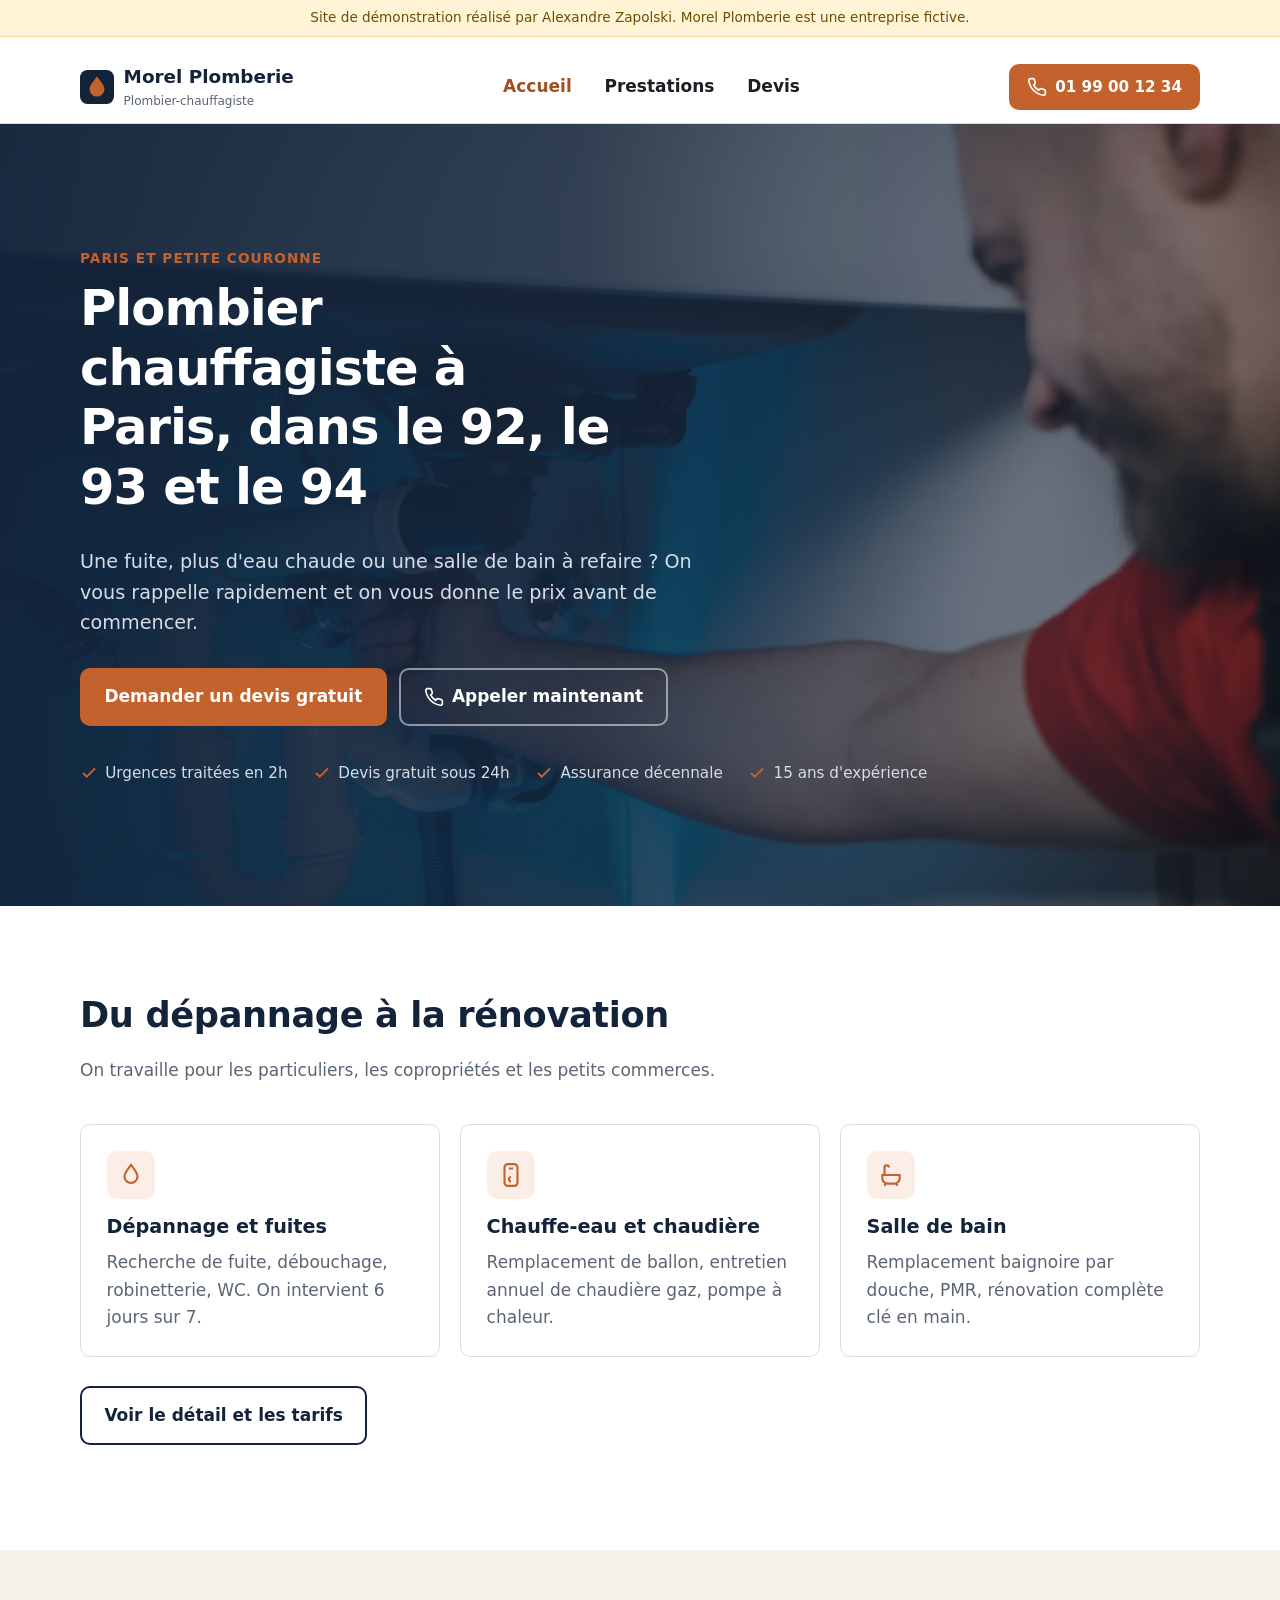
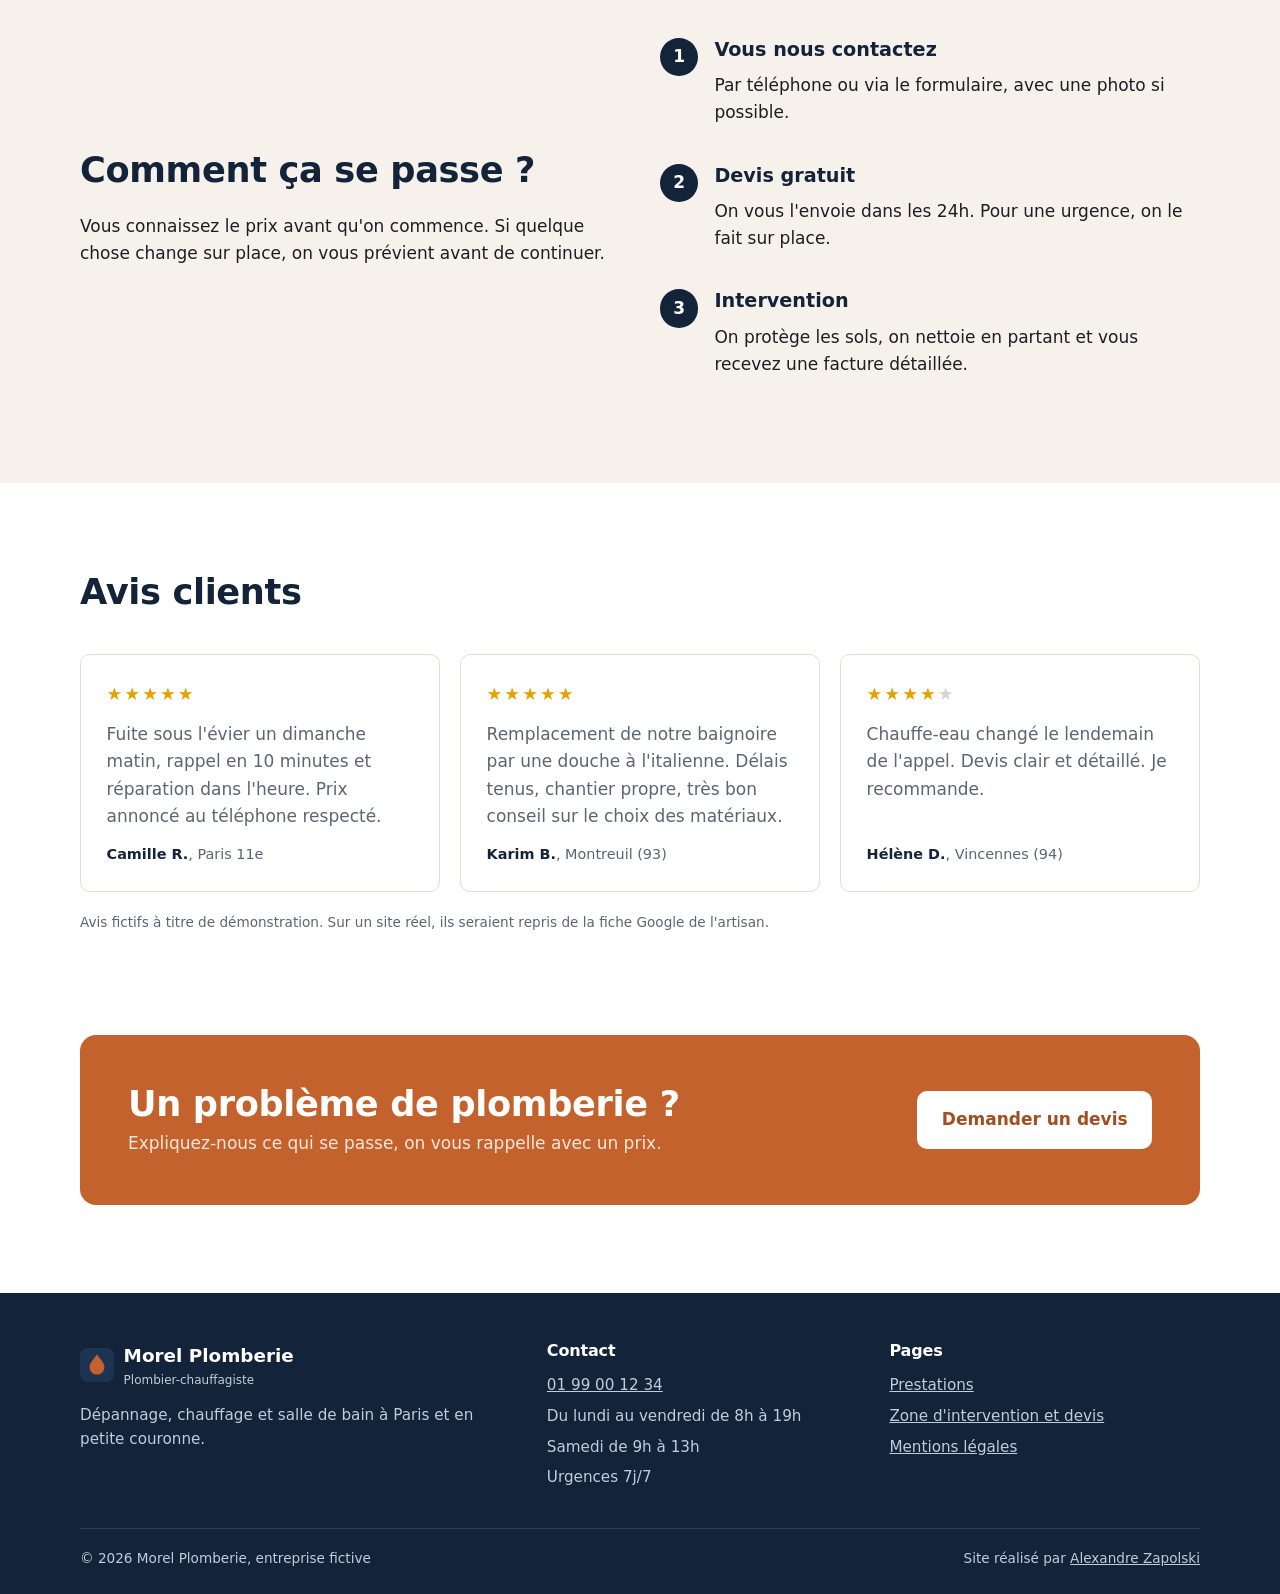
<file: index.html>
<!DOCTYPE html>
<html lang="fr">
<head>
  <meta charset="UTF-8">
  <meta name="viewport" content="width=device-width, initial-scale=1">
  <title>Plombier-chauffagiste à Paris et petite couronne | Morel Plomberie</title>
  <meta name="description" content="Plombier-chauffagiste à Paris (75), Hauts-de-Seine (92), Seine-Saint-Denis (93) et Val-de-Marne (94). Dépannage rapide, chauffe-eau, salle de bain. Devis gratuit sous 24h.">
  <link rel="stylesheet" href="css/style.css">
  <link rel="icon" href="data:image/svg+xml,%3Csvg xmlns='http://www.w3.org/2000/svg' viewBox='0 0 32 32'%3E%3Crect width='32' height='32' rx='7' fill='%2313233a'/%3E%3Cpath d='M16 6c4 5 7 8.5 7 12a7 7 0 0 1-14 0c0-3.5 3-7 7-12z' fill='%23c4622d'/%3E%3C/svg%3E">

  <!-- infos pour Google (artisan local) -->
  <script type="application/ld+json">
  {
    "@context": "https://schema.org",
    "@type": "Plumber",
    "name": "Morel Plomberie (entreprise fictive)",
    "telephone": "+33199001234",
    "areaServed": ["Paris", "Hauts-de-Seine", "Seine-Saint-Denis", "Val-de-Marne"],
    "address": { "@type": "PostalAddress", "addressLocality": "Paris", "postalCode": "75011", "addressCountry": "FR" },
    "openingHours": "Mo-Fr 08:00-19:00, Sa 09:00-13:00"
  }
  </script>
</head>
<body>
  <a class="skip-link" href="#contenu">Aller au contenu</a>

  <p class="demo-banner">Site de démonstration réalisé par Alexandre Zapolski. Morel Plomberie est une entreprise fictive.</p>

  <header class="header">
    <div class="container header__inner">
      <a class="logo" href="index.html" aria-label="Morel Plomberie, accueil">
        <svg viewBox="0 0 32 32" aria-hidden="true"><rect width="32" height="32" rx="7" fill="#13233a"/><path d="M16 6c4 5 7 8.5 7 12a7 7 0 0 1-14 0c0-3.5 3-7 7-12z" fill="#c4622d"/></svg>
        <span>Morel Plomberie<small>Plombier-chauffagiste</small></span>
      </a>

      <nav class="nav" id="menu" aria-label="Navigation principale">
        <ul class="nav__list">
          <li><a href="index.html" aria-current="page">Accueil</a></li>
          <li><a href="prestations.html">Prestations</a></li>
          <li><a href="devis.html">Devis</a></li>
        </ul>
      </nav>

      <a class="btn btn--primary btn--small header__phone" href="tel:+33199001234">
        <svg viewBox="0 0 24 24" fill="none" stroke="currentColor" stroke-width="2" aria-hidden="true"><path d="M22 16.9v3a2 2 0 0 1-2.2 2 19.8 19.8 0 0 1-8.6-3.1 19.5 19.5 0 0 1-6-6A19.8 19.8 0 0 1 2.1 4.2 2 2 0 0 1 4.1 2h3a2 2 0 0 1 2 1.7c.1.9.4 1.8.7 2.7a2 2 0 0 1-.5 2.1L8 9.8a16 16 0 0 0 6 6l1.3-1.3a2 2 0 0 1 2.1-.4c.9.3 1.8.6 2.7.7a2 2 0 0 1 1.7 2z"/></svg>
        01 99 00 12 34
      </a>

      <button class="nav-toggle" type="button" aria-expanded="false" aria-controls="menu">
        <span class="visually-hidden">Ouvrir le menu</span>
        <svg viewBox="0 0 24 24" fill="none" stroke="currentColor" stroke-width="2" aria-hidden="true"><path d="M3 6h18M3 12h18M3 18h18"/></svg>
      </button>
    </div>
  </header>

  <main id="contenu">
    <!-- hero -->
    <section class="hero">
      <!-- photo de fond décorative (alt vide), voile bleu en CSS -->
      <img class="hero__bg"
           src="img/hero-plombier-1920.webp"
           srcset="img/hero-plombier-800.webp 800w, img/hero-plombier-1920.webp 1920w"
           sizes="100vw" width="1920" height="1440" alt="" fetchpriority="high">
      <div class="container hero__content">
        <span class="eyebrow">Paris et petite couronne</span>
        <h1>Plombier chauffagiste à Paris, dans le 92, le 93 et le 94</h1>
        <p class="hero__lead">Une fuite, plus d'eau chaude ou une salle de bain à refaire ? On vous rappelle rapidement et on vous donne le prix avant de commencer.</p>
        <div class="hero__actions">
          <a class="btn btn--primary" href="devis.html">Demander un devis gratuit</a>
          <a class="btn btn--ghost" href="tel:+33199001234">
            <svg viewBox="0 0 24 24" fill="none" stroke="currentColor" stroke-width="2" aria-hidden="true"><path d="M22 16.9v3a2 2 0 0 1-2.2 2 19.8 19.8 0 0 1-8.6-3.1 19.5 19.5 0 0 1-6-6A19.8 19.8 0 0 1 2.1 4.2 2 2 0 0 1 4.1 2h3a2 2 0 0 1 2 1.7c.1.9.4 1.8.7 2.7a2 2 0 0 1-.5 2.1L8 9.8a16 16 0 0 0 6 6l1.3-1.3a2 2 0 0 1 2.1-.4c.9.3 1.8.6 2.7.7a2 2 0 0 1 1.7 2z"/></svg>
            Appeler maintenant
          </a>
        </div>
        <ul class="hero__trust">
          <li><svg viewBox="0 0 24 24" fill="none" stroke="currentColor" stroke-width="2.5" aria-hidden="true"><path d="M20 6 9 17l-5-5"/></svg>Urgences traitées en 2h</li>
          <li><svg viewBox="0 0 24 24" fill="none" stroke="currentColor" stroke-width="2.5" aria-hidden="true"><path d="M20 6 9 17l-5-5"/></svg>Devis gratuit sous 24h</li>
          <li><svg viewBox="0 0 24 24" fill="none" stroke="currentColor" stroke-width="2.5" aria-hidden="true"><path d="M20 6 9 17l-5-5"/></svg>Assurance décennale</li>
          <li><svg viewBox="0 0 24 24" fill="none" stroke="currentColor" stroke-width="2.5" aria-hidden="true"><path d="M20 6 9 17l-5-5"/></svg>15 ans d'expérience</li>
        </ul>
      </div>
    </section>

    <!-- prestations -->
    <section class="section">
      <div class="container">
        <div class="section__head">
          <h2>Du dépannage à la rénovation</h2>
          <p>On travaille pour les particuliers, les copropriétés et les petits commerces.</p>
        </div>
        <div class="grid grid--3">
          <article class="card">
            <div class="card__icon"><svg viewBox="0 0 24 24" fill="none" stroke="currentColor" stroke-width="2" aria-hidden="true"><path d="M12 2.7c3.5 4.4 6 7.5 6 10.6a6 6 0 0 1-12 0c0-3.1 2.5-6.2 6-10.6z"/></svg></div>
            <h3>Dépannage et fuites</h3>
            <p>Recherche de fuite, débouchage, robinetterie, WC. On intervient 6 jours sur 7.</p>
          </article>
          <article class="card">
            <div class="card__icon"><svg viewBox="0 0 24 24" fill="none" stroke="currentColor" stroke-width="2" aria-hidden="true"><rect x="6" y="2" width="12" height="20" rx="3"/><path d="M12 14a2 2 0 1 0 0 4M10 6h4"/></svg></div>
            <h3>Chauffe-eau et chaudière</h3>
            <p>Remplacement de ballon, entretien annuel de chaudière gaz, pompe à chaleur.</p>
          </article>
          <article class="card">
            <div class="card__icon"><svg viewBox="0 0 24 24" fill="none" stroke="currentColor" stroke-width="2" aria-hidden="true"><path d="M4 12h16v3a5 5 0 0 1-5 5H9a5 5 0 0 1-5-5v-3zM6 12V5a2 2 0 0 1 4 0M7 20l-1 2M17 20l1 2"/></svg></div>
            <h3>Salle de bain</h3>
            <p>Remplacement baignoire par douche, PMR, rénovation complète clé en main.</p>
          </article>
        </div>
        <p style="margin-top:1.8rem"><a class="btn btn--outline" href="prestations.html">Voir le détail et les tarifs</a></p>
      </div>
    </section>

    <!-- étapes -->
    <section class="section section--sand">
      <div class="container grid grid--2" style="align-items:center;gap:2.5rem">
        <div>
          <h2>Comment ça se passe ?</h2>
          <p>Vous connaissez le prix avant qu'on commence. Si quelque chose change sur place, on vous prévient avant de continuer.</p>
        </div>
        <ol class="steps grid">
          <li><h3>Vous nous contactez</h3><p>Par téléphone ou via le formulaire, avec une photo si possible.</p></li>
          <li><h3>Devis gratuit</h3><p>On vous l'envoie dans les 24h. Pour une urgence, on le fait sur place.</p></li>
          <li><h3>Intervention</h3><p>On protège les sols, on nettoie en partant et vous recevez une facture détaillée.</p></li>
        </ol>
      </div>
    </section>

    <!-- avis -->
    <section class="section">
      <div class="container">
        <div class="section__head">
          <h2>Avis clients</h2>
        </div>
        <div class="grid grid--3">
          <article class="card review">
            <div class="review__stars" aria-label="5 étoiles sur 5">★★★★★</div>
            <blockquote><p>Fuite sous l'évier un dimanche matin, rappel en 10 minutes et réparation dans l'heure. Prix annoncé au téléphone respecté.</p></blockquote>
            <footer><strong>Camille R.</strong>, Paris 11e</footer>
          </article>
          <article class="card review">
            <div class="review__stars" aria-label="5 étoiles sur 5">★★★★★</div>
            <blockquote><p>Remplacement de notre baignoire par une douche à l'italienne. Délais tenus, chantier propre, très bon conseil sur le choix des matériaux.</p></blockquote>
            <footer><strong>Karim B.</strong>, Montreuil (93)</footer>
          </article>
          <article class="card review">
            <div class="review__stars" aria-label="4 étoiles sur 5">★★★★<span style="color:#d9d4cc">★</span></div>
            <blockquote><p>Chauffe-eau changé le lendemain de l'appel. Devis clair et détaillé. Je recommande.</p></blockquote>
            <footer><strong>Hélène D.</strong>, Vincennes (94)</footer>
          </article>
        </div>
        <p class="reviews-note">Avis fictifs à titre de démonstration. Sur un site réel, ils seraient repris de la fiche Google de l'artisan.</p>
      </div>
    </section>

    <!-- appel à l action -->
    <section class="section" style="padding-top:0">
      <div class="container">
        <div class="cta">
          <div>
            <h2>Un problème de plomberie ?</h2>
            <p>Expliquez-nous ce qui se passe, on vous rappelle avec un prix.</p>
          </div>
          <a class="btn btn--primary" href="devis.html">Demander un devis</a>
        </div>
      </div>
    </section>
  </main>

  <footer class="footer">
    <div class="container">
      <div class="footer__grid">
        <div>
          <a class="logo" href="index.html">
            <svg viewBox="0 0 32 32" aria-hidden="true"><rect width="32" height="32" rx="7" fill="#1d3352"/><path d="M16 6c4 5 7 8.5 7 12a7 7 0 0 1-14 0c0-3.5 3-7 7-12z" fill="#c4622d"/></svg>
            <span>Morel Plomberie<small>Plombier-chauffagiste</small></span>
          </a>
          <p>Dépannage, chauffage et salle de bain à Paris et en petite couronne.</p>
        </div>
        <div>
          <h2>Contact</h2>
          <ul>
            <li><a href="tel:+33199001234">01 99 00 12 34</a></li>
            <li>Du lundi au vendredi de 8h à 19h</li>
            <li>Samedi de 9h à 13h</li>
            <li>Urgences 7j/7</li>
          </ul>
        </div>
        <div>
          <h2>Pages</h2>
          <ul>
            <li><a href="prestations.html">Prestations</a></li>
            <li><a href="devis.html">Zone d'intervention et devis</a></li>
            <li><a href="mentions-legales.html">Mentions légales</a></li>
          </ul>
        </div>
      </div>
      <div class="footer__bottom">
        <span>© <span data-year>2026</span> Morel Plomberie, entreprise fictive</span>
        <span>Site réalisé par <a href="https://www.malt.fr/profile/alexandrezapolski">Alexandre Zapolski</a></span>
      </div>
    </div>
  </footer>

  <!-- barre d'appel mobile -->
  <div class="callbar">
    <a class="btn btn--primary" href="tel:+33199001234">
      <svg viewBox="0 0 24 24" fill="none" stroke="currentColor" stroke-width="2" aria-hidden="true"><path d="M22 16.9v3a2 2 0 0 1-2.2 2 19.8 19.8 0 0 1-8.6-3.1 19.5 19.5 0 0 1-6-6A19.8 19.8 0 0 1 2.1 4.2 2 2 0 0 1 4.1 2h3a2 2 0 0 1 2 1.7c.1.9.4 1.8.7 2.7a2 2 0 0 1-.5 2.1L8 9.8a16 16 0 0 0 6 6l1.3-1.3a2 2 0 0 1 2.1-.4c.9.3 1.8.6 2.7.7a2 2 0 0 1 1.7 2z"/></svg>
      Appeler
    </a>
    <a class="btn btn--outline" href="devis.html">Devis gratuit</a>
  </div>

  <script src="js/main.js" defer></script>
</body>
</html>
</file>
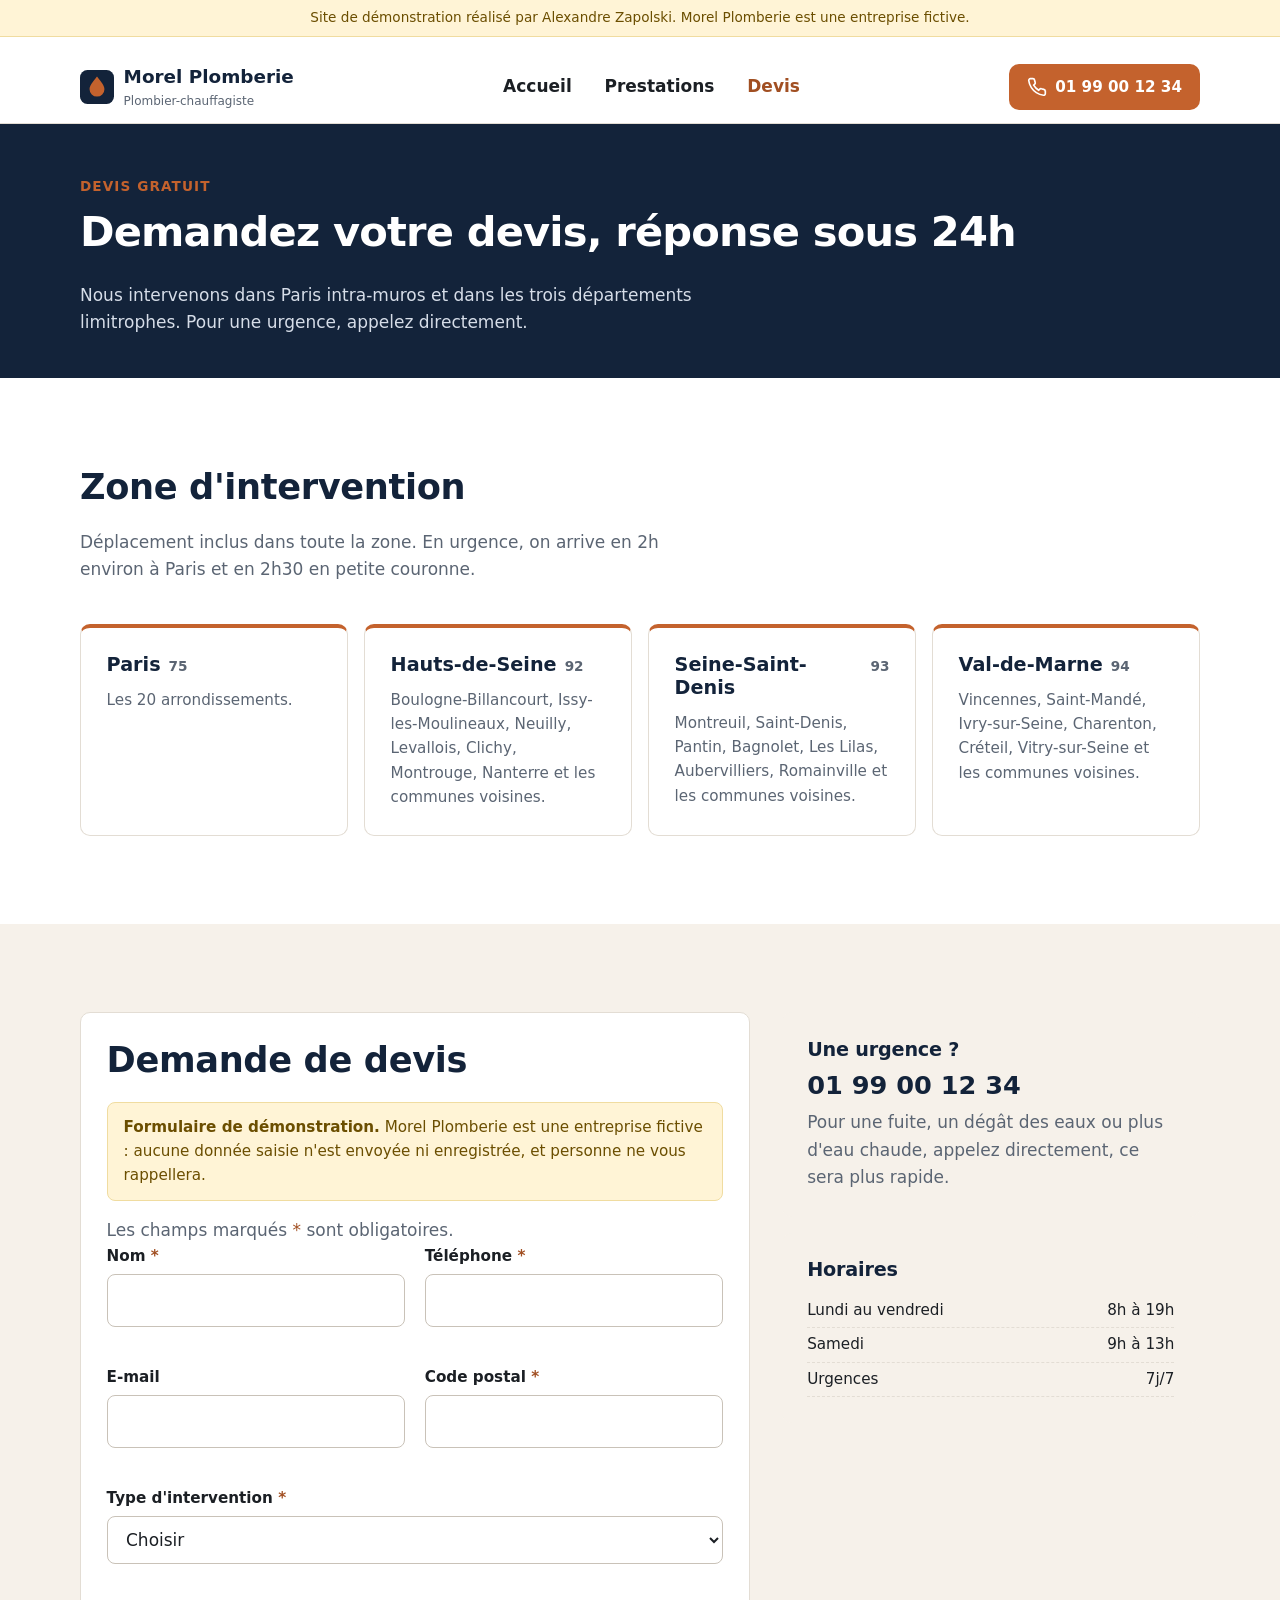
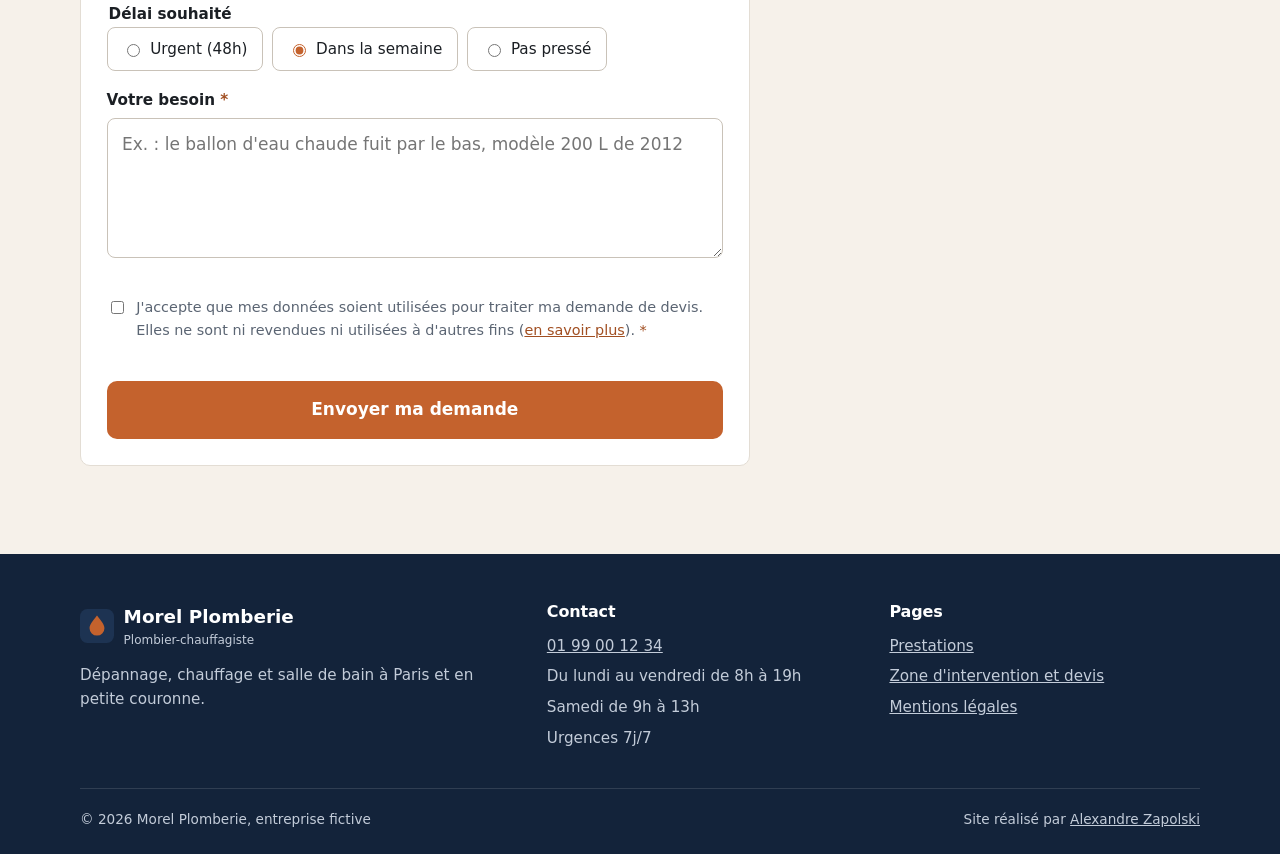
<file: devis.html>
<!DOCTYPE html>
<html lang="fr">
<head>
  <meta charset="UTF-8">
  <meta name="viewport" content="width=device-width, initial-scale=1">
  <title>Zone d'intervention et devis gratuit | Morel Plomberie</title>
  <meta name="description" content="Plombier à Paris (75), 92, 93 et 94. Demandez votre devis gratuit en ligne, réponse sous 24 h.">
  <link rel="stylesheet" href="css/style.css">
  <link rel="icon" href="data:image/svg+xml,%3Csvg xmlns='http://www.w3.org/2000/svg' viewBox='0 0 32 32'%3E%3Crect width='32' height='32' rx='7' fill='%2313233a'/%3E%3Cpath d='M16 6c4 5 7 8.5 7 12a7 7 0 0 1-14 0c0-3.5 3-7 7-12z' fill='%23c4622d'/%3E%3C/svg%3E">

</head>
<body>
  <a class="skip-link" href="#contenu">Aller au contenu</a>

  <p class="demo-banner">Site de démonstration réalisé par Alexandre Zapolski. Morel Plomberie est une entreprise fictive.</p>

  <header class="header">
    <div class="container header__inner">
      <a class="logo" href="index.html" aria-label="Morel Plomberie, accueil">
        <svg viewBox="0 0 32 32" aria-hidden="true"><rect width="32" height="32" rx="7" fill="#13233a"/><path d="M16 6c4 5 7 8.5 7 12a7 7 0 0 1-14 0c0-3.5 3-7 7-12z" fill="#c4622d"/></svg>
        <span>Morel Plomberie<small>Plombier-chauffagiste</small></span>
      </a>

      <nav class="nav" id="menu" aria-label="Navigation principale">
        <ul class="nav__list">
          <li><a href="index.html">Accueil</a></li>
          <li><a href="prestations.html">Prestations</a></li>
          <li><a href="devis.html" aria-current="page">Devis</a></li>
        </ul>
      </nav>

      <a class="btn btn--primary btn--small header__phone" href="tel:+33199001234">
        <svg viewBox="0 0 24 24" fill="none" stroke="currentColor" stroke-width="2" aria-hidden="true"><path d="M22 16.9v3a2 2 0 0 1-2.2 2 19.8 19.8 0 0 1-8.6-3.1 19.5 19.5 0 0 1-6-6A19.8 19.8 0 0 1 2.1 4.2 2 2 0 0 1 4.1 2h3a2 2 0 0 1 2 1.7c.1.9.4 1.8.7 2.7a2 2 0 0 1-.5 2.1L8 9.8a16 16 0 0 0 6 6l1.3-1.3a2 2 0 0 1 2.1-.4c.9.3 1.8.6 2.7.7a2 2 0 0 1 1.7 2z"/></svg>
        01 99 00 12 34
      </a>

      <button class="nav-toggle" type="button" aria-expanded="false" aria-controls="menu">
        <span class="visually-hidden">Ouvrir le menu</span>
        <svg viewBox="0 0 24 24" fill="none" stroke="currentColor" stroke-width="2" aria-hidden="true"><path d="M3 6h18M3 12h18M3 18h18"/></svg>
      </button>
    </div>
  </header>

  <main id="contenu">
    <section class="page-head">
      <div class="container">
        <span class="eyebrow">Devis gratuit</span>
        <h1>Demandez votre devis, réponse sous 24h</h1>
        <p>Nous intervenons dans Paris intra-muros et dans les trois départements limitrophes. Pour une urgence, appelez directement.</p>
      </div>
    </section>

    <!-- zone -->
    <section class="section">
      <div class="container">
        <div class="section__head">
          <h2>Zone d'intervention</h2>
          <p>Déplacement inclus dans toute la zone. En urgence, on arrive en 2h environ à Paris et en 2h30 en petite couronne.</p>
        </div>
        <div class="zones">
          <div class="card zone">
            <h3>Paris <span>75</span></h3>
            <p>Les 20 arrondissements.</p>
          </div>
          <div class="card zone">
            <h3>Hauts-de-Seine <span>92</span></h3>
            <p>Boulogne-Billancourt, Issy-les-Moulineaux, Neuilly, Levallois, Clichy, Montrouge, Nanterre et les communes voisines.</p>
          </div>
          <div class="card zone">
            <h3>Seine-Saint-Denis <span>93</span></h3>
            <p>Montreuil, Saint-Denis, Pantin, Bagnolet, Les Lilas, Aubervilliers, Romainville et les communes voisines.</p>
          </div>
          <div class="card zone">
            <h3>Val-de-Marne <span>94</span></h3>
            <p>Vincennes, Saint-Mandé, Ivry-sur-Seine, Charenton, Créteil, Vitry-sur-Seine et les communes voisines.</p>
          </div>
        </div>
      </div>
    </section>

    <!-- formulaire -->
    <section class="section section--sand" id="devis">
      <div class="container quote-layout">
        <div class="card">
          <h2>Demande de devis</h2>
          <p class="demo-note"><strong>Formulaire de démonstration.</strong> Morel Plomberie est une entreprise fictive : aucune donnée saisie n'est envoyée ni enregistrée, et personne ne vous rappellera.</p>
          <p style="color:var(--muted)">Les champs marqués <span class="req">*</span> sont obligatoires.</p>

          <!-- action vide = mode démo, voir main.js -->
          <form id="quote-form" class="form" action="" method="post" novalidate>
            <div class="field">
              <label for="name">Nom <span class="req">*</span></label>
              <input id="name" name="name" type="text" autocomplete="name" required>
              <span class="field__error" aria-live="polite"></span>
            </div>

            <div class="field">
              <label for="phone">Téléphone <span class="req">*</span></label>
              <input id="phone" name="phone" type="tel" autocomplete="tel" inputmode="tel" required>
              <span class="field__error" aria-live="polite"></span>
            </div>

            <div class="field">
              <label for="email">E-mail</label>
              <input id="email" name="email" type="email" autocomplete="email">
              <span class="field__error" aria-live="polite"></span>
            </div>

            <div class="field">
              <label for="postcode">Code postal <span class="req">*</span></label>
              <input id="postcode" name="postcode" type="text" inputmode="numeric" maxlength="5" autocomplete="postal-code" required>
              <span class="field__error" aria-live="polite"></span>
            </div>

            <div class="field field--full">
              <label for="service">Type d'intervention <span class="req">*</span></label>
              <select id="service" name="service" required>
                <option value="">Choisir</option>
                <option>Dépannage / fuite</option>
                <option>Chauffe-eau</option>
                <option>Chauffage / chaudière</option>
                <option>Salle de bain</option>
                <option>Autre</option>
              </select>
              <span class="field__error" aria-live="polite"></span>
            </div>

            <fieldset class="field field--full">
              <legend>Délai souhaité</legend>
              <div class="radios">
                <label><input type="radio" name="delay" value="urgent"> Urgent (48h)</label>
                <label><input type="radio" name="delay" value="semaine" checked> Dans la semaine</label>
                <label><input type="radio" name="delay" value="flexible"> Pas pressé</label>
              </div>
            </fieldset>

            <div class="field field--full">
              <label for="message">Votre besoin <span class="req">*</span></label>
              <textarea id="message" name="message" required placeholder="Ex. : le ballon d'eau chaude fuit par le bas, modèle 200 L de 2012"></textarea>
              <span class="field__error" aria-live="polite"></span>
            </div>

            <!-- honeypot anti-spam -->
            <div class="hp" aria-hidden="true">
              <label for="website">Ne pas remplir</label>
              <input id="website" name="website" type="text" tabindex="-1" autocomplete="off">
            </div>

            <div class="field field--full">
              <label class="consent">
                <input type="checkbox" name="consent" required>
                <span>J'accepte que mes données soient utilisées pour traiter ma demande de devis. Elles ne sont ni revendues ni utilisées à d'autres fins (<a href="mentions-legales.html#donnees">en savoir plus</a>). <span class="req">*</span></span>
              </label>
              <span class="field__error" aria-live="polite"></span>
            </div>

            <div class="field field--full">
              <button class="btn btn--primary" type="submit">Envoyer ma demande</button>
            </div>

            <p class="form-status" role="status"></p>
          </form>
        </div>

        <aside>
          <div class="aside-box">
            <h2 style="font-size:1.2rem;margin:0">Une urgence ?</h2>
            <a class="phone-big" href="tel:+33199001234">01 99 00 12 34</a>
            <p style="margin:0;color:var(--muted)">Pour une fuite, un dégât des eaux ou plus d'eau chaude, appelez directement, ce sera plus rapide.</p>
          </div>
          <div class="aside-box">
            <h2 style="font-size:1.2rem">Horaires</h2>
            <ul class="hours">
              <li><span>Lundi au vendredi</span><span>8h à 19h</span></li>
              <li><span>Samedi</span><span>9h à 13h</span></li>
              <li><span>Urgences</span><span>7j/7</span></li>
            </ul>
          </div>
        </aside>
      </div>
    </section>
  </main>


  <footer class="footer">
    <div class="container">
      <div class="footer__grid">
        <div>
          <a class="logo" href="index.html">
            <svg viewBox="0 0 32 32" aria-hidden="true"><rect width="32" height="32" rx="7" fill="#1d3352"/><path d="M16 6c4 5 7 8.5 7 12a7 7 0 0 1-14 0c0-3.5 3-7 7-12z" fill="#c4622d"/></svg>
            <span>Morel Plomberie<small>Plombier-chauffagiste</small></span>
          </a>
          <p>Dépannage, chauffage et salle de bain à Paris et en petite couronne.</p>
        </div>
        <div>
          <h2>Contact</h2>
          <ul>
            <li><a href="tel:+33199001234">01 99 00 12 34</a></li>
            <li>Du lundi au vendredi de 8h à 19h</li>
            <li>Samedi de 9h à 13h</li>
            <li>Urgences 7j/7</li>
          </ul>
        </div>
        <div>
          <h2>Pages</h2>
          <ul>
            <li><a href="prestations.html">Prestations</a></li>
            <li><a href="devis.html">Zone d'intervention et devis</a></li>
            <li><a href="mentions-legales.html">Mentions légales</a></li>
          </ul>
        </div>
      </div>
      <div class="footer__bottom">
        <span>© <span data-year>2026</span> Morel Plomberie, entreprise fictive</span>
        <span>Site réalisé par <a href="https://www.malt.fr/profile/alexandrezapolski">Alexandre Zapolski</a></span>
      </div>
    </div>
  </footer>

  <!-- barre d'appel mobile -->
  <div class="callbar">
    <a class="btn btn--primary" href="tel:+33199001234">
      <svg viewBox="0 0 24 24" fill="none" stroke="currentColor" stroke-width="2" aria-hidden="true"><path d="M22 16.9v3a2 2 0 0 1-2.2 2 19.8 19.8 0 0 1-8.6-3.1 19.5 19.5 0 0 1-6-6A19.8 19.8 0 0 1 2.1 4.2 2 2 0 0 1 4.1 2h3a2 2 0 0 1 2 1.7c.1.9.4 1.8.7 2.7a2 2 0 0 1-.5 2.1L8 9.8a16 16 0 0 0 6 6l1.3-1.3a2 2 0 0 1 2.1-.4c.9.3 1.8.6 2.7.7a2 2 0 0 1 1.7 2z"/></svg>
      Appeler
    </a>
    <a class="btn btn--outline" href="devis.html">Devis gratuit</a>
  </div>

  <script src="js/main.js" defer></script>
</body>
</html>
</file>
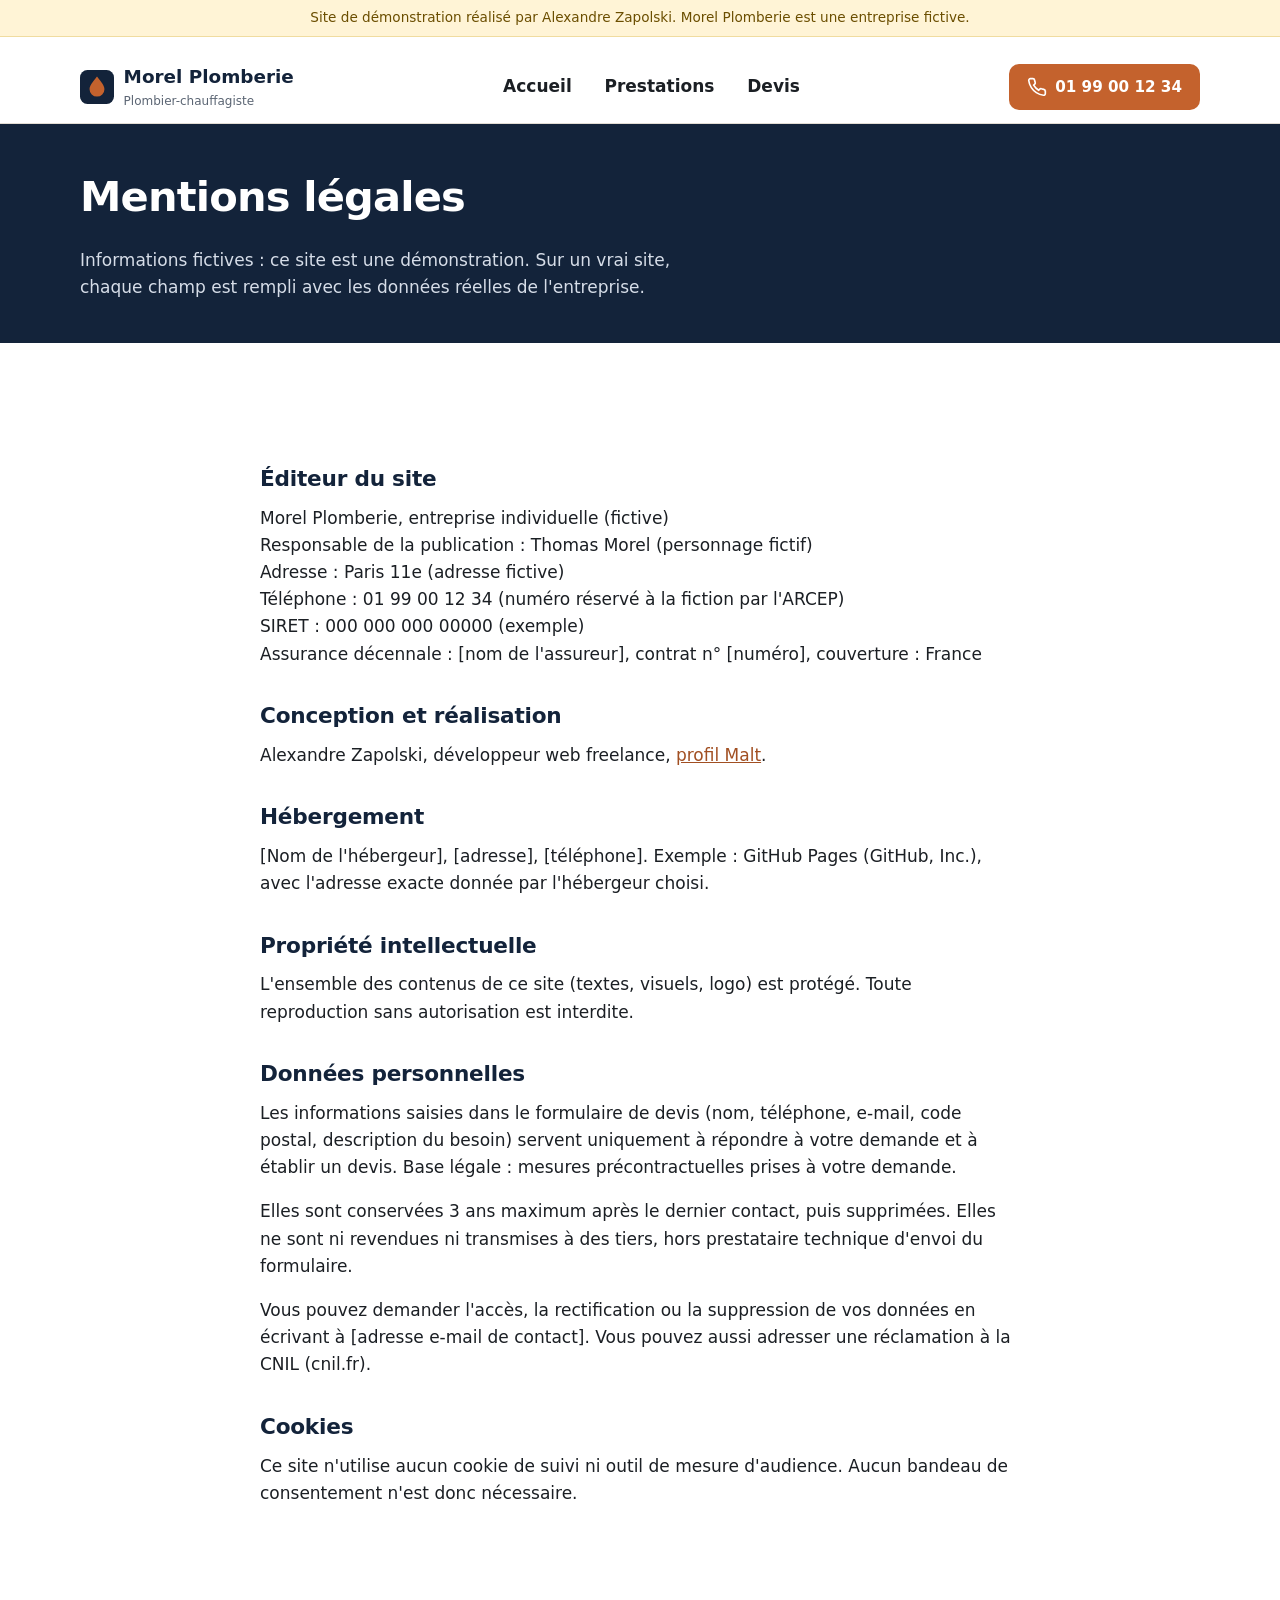
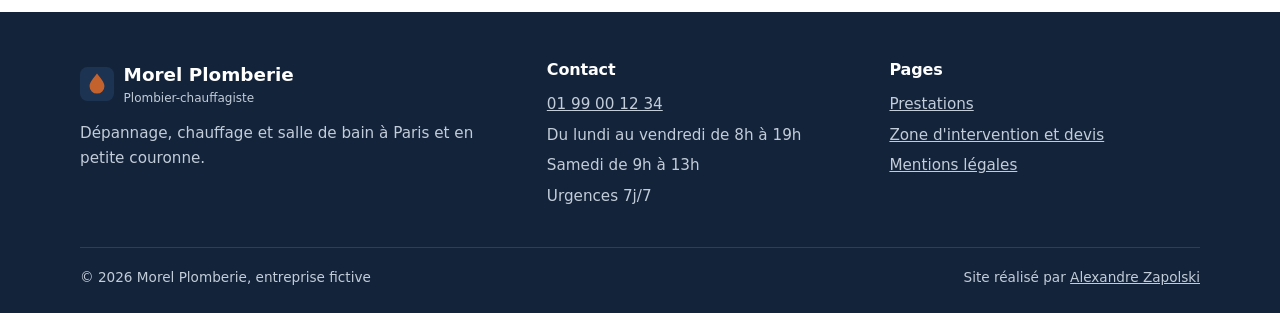
<file: mentions-legales.html>
<!DOCTYPE html>
<html lang="fr">
<head>
  <meta charset="UTF-8">
  <meta name="viewport" content="width=device-width, initial-scale=1">
  <title>Mentions légales | Morel Plomberie</title>
  <meta name="description" content="Mentions légales et politique de données personnelles du site Morel Plomberie.">
  <link rel="stylesheet" href="css/style.css">
  <link rel="icon" href="data:image/svg+xml,%3Csvg xmlns='http://www.w3.org/2000/svg' viewBox='0 0 32 32'%3E%3Crect width='32' height='32' rx='7' fill='%2313233a'/%3E%3Cpath d='M16 6c4 5 7 8.5 7 12a7 7 0 0 1-14 0c0-3.5 3-7 7-12z' fill='%23c4622d'/%3E%3C/svg%3E">

</head>
<body>
  <a class="skip-link" href="#contenu">Aller au contenu</a>

  <p class="demo-banner">Site de démonstration réalisé par Alexandre Zapolski. Morel Plomberie est une entreprise fictive.</p>

  <header class="header">
    <div class="container header__inner">
      <a class="logo" href="index.html" aria-label="Morel Plomberie, accueil">
        <svg viewBox="0 0 32 32" aria-hidden="true"><rect width="32" height="32" rx="7" fill="#13233a"/><path d="M16 6c4 5 7 8.5 7 12a7 7 0 0 1-14 0c0-3.5 3-7 7-12z" fill="#c4622d"/></svg>
        <span>Morel Plomberie<small>Plombier-chauffagiste</small></span>
      </a>

      <nav class="nav" id="menu" aria-label="Navigation principale">
        <ul class="nav__list">
          <li><a href="index.html">Accueil</a></li>
          <li><a href="prestations.html">Prestations</a></li>
          <li><a href="devis.html">Devis</a></li>
        </ul>
      </nav>

      <a class="btn btn--primary btn--small header__phone" href="tel:+33199001234">
        <svg viewBox="0 0 24 24" fill="none" stroke="currentColor" stroke-width="2" aria-hidden="true"><path d="M22 16.9v3a2 2 0 0 1-2.2 2 19.8 19.8 0 0 1-8.6-3.1 19.5 19.5 0 0 1-6-6A19.8 19.8 0 0 1 2.1 4.2 2 2 0 0 1 4.1 2h3a2 2 0 0 1 2 1.7c.1.9.4 1.8.7 2.7a2 2 0 0 1-.5 2.1L8 9.8a16 16 0 0 0 6 6l1.3-1.3a2 2 0 0 1 2.1-.4c.9.3 1.8.6 2.7.7a2 2 0 0 1 1.7 2z"/></svg>
        01 99 00 12 34
      </a>

      <button class="nav-toggle" type="button" aria-expanded="false" aria-controls="menu">
        <span class="visually-hidden">Ouvrir le menu</span>
        <svg viewBox="0 0 24 24" fill="none" stroke="currentColor" stroke-width="2" aria-hidden="true"><path d="M3 6h18M3 12h18M3 18h18"/></svg>
      </button>
    </div>
  </header>

  <main id="contenu">
    <section class="page-head">
      <div class="container">
        <h1>Mentions légales</h1>
        <p>Informations fictives : ce site est une démonstration. Sur un vrai site, chaque champ est rempli avec les données réelles de l'entreprise.</p>
      </div>
    </section>

    <section class="section">
      <div class="container legal">
        <h2>Éditeur du site</h2>
        <p>Morel Plomberie, entreprise individuelle (fictive)<br>
        Responsable de la publication : Thomas Morel (personnage fictif)<br>
        Adresse : Paris 11e (adresse fictive)<br>
        Téléphone : 01 99 00 12 34 (numéro réservé à la fiction par l'ARCEP)<br>
        SIRET : 000 000 000 00000 (exemple)<br>
        Assurance décennale : [nom de l'assureur], contrat n° [numéro], couverture : France</p>

        <h2>Conception et réalisation</h2>
        <p>Alexandre Zapolski, développeur web freelance, <a href="https://www.malt.fr/profile/alexandrezapolski">profil Malt</a>.</p>

        <h2>Hébergement</h2>
        <p>[Nom de l'hébergeur], [adresse], [téléphone]. Exemple : GitHub Pages (GitHub, Inc.), avec l'adresse exacte donnée par l'hébergeur choisi.</p>

        <h2>Propriété intellectuelle</h2>
        <p>L'ensemble des contenus de ce site (textes, visuels, logo) est protégé. Toute reproduction sans autorisation est interdite.</p>

        <h2 id="donnees">Données personnelles</h2>
        <p>Les informations saisies dans le formulaire de devis (nom, téléphone, e-mail, code postal, description du besoin) servent uniquement à répondre à votre demande et à établir un devis. Base légale : mesures précontractuelles prises à votre demande.</p>
        <p>Elles sont conservées 3 ans maximum après le dernier contact, puis supprimées. Elles ne sont ni revendues ni transmises à des tiers, hors prestataire technique d'envoi du formulaire.</p>
        <p>Vous pouvez demander l'accès, la rectification ou la suppression de vos données en écrivant à [adresse e-mail de contact]. Vous pouvez aussi adresser une réclamation à la CNIL (cnil.fr).</p>

        <h2>Cookies</h2>
        <p>Ce site n'utilise aucun cookie de suivi ni outil de mesure d'audience. Aucun bandeau de consentement n'est donc nécessaire.</p>
      </div>
    </section>
  </main>


  <footer class="footer">
    <div class="container">
      <div class="footer__grid">
        <div>
          <a class="logo" href="index.html">
            <svg viewBox="0 0 32 32" aria-hidden="true"><rect width="32" height="32" rx="7" fill="#1d3352"/><path d="M16 6c4 5 7 8.5 7 12a7 7 0 0 1-14 0c0-3.5 3-7 7-12z" fill="#c4622d"/></svg>
            <span>Morel Plomberie<small>Plombier-chauffagiste</small></span>
          </a>
          <p>Dépannage, chauffage et salle de bain à Paris et en petite couronne.</p>
        </div>
        <div>
          <h2>Contact</h2>
          <ul>
            <li><a href="tel:+33199001234">01 99 00 12 34</a></li>
            <li>Du lundi au vendredi de 8h à 19h</li>
            <li>Samedi de 9h à 13h</li>
            <li>Urgences 7j/7</li>
          </ul>
        </div>
        <div>
          <h2>Pages</h2>
          <ul>
            <li><a href="prestations.html">Prestations</a></li>
            <li><a href="devis.html">Zone d'intervention et devis</a></li>
            <li><a href="mentions-legales.html">Mentions légales</a></li>
          </ul>
        </div>
      </div>
      <div class="footer__bottom">
        <span>© <span data-year>2026</span> Morel Plomberie, entreprise fictive</span>
        <span>Site réalisé par <a href="https://www.malt.fr/profile/alexandrezapolski">Alexandre Zapolski</a></span>
      </div>
    </div>
  </footer>

  <!-- barre d'appel mobile -->
  <div class="callbar">
    <a class="btn btn--primary" href="tel:+33199001234">
      <svg viewBox="0 0 24 24" fill="none" stroke="currentColor" stroke-width="2" aria-hidden="true"><path d="M22 16.9v3a2 2 0 0 1-2.2 2 19.8 19.8 0 0 1-8.6-3.1 19.5 19.5 0 0 1-6-6A19.8 19.8 0 0 1 2.1 4.2 2 2 0 0 1 4.1 2h3a2 2 0 0 1 2 1.7c.1.9.4 1.8.7 2.7a2 2 0 0 1-.5 2.1L8 9.8a16 16 0 0 0 6 6l1.3-1.3a2 2 0 0 1 2.1-.4c.9.3 1.8.6 2.7.7a2 2 0 0 1 1.7 2z"/></svg>
      Appeler
    </a>
    <a class="btn btn--outline" href="devis.html">Devis gratuit</a>
  </div>

  <script src="js/main.js" defer></script>
</body>
</html>
</file>
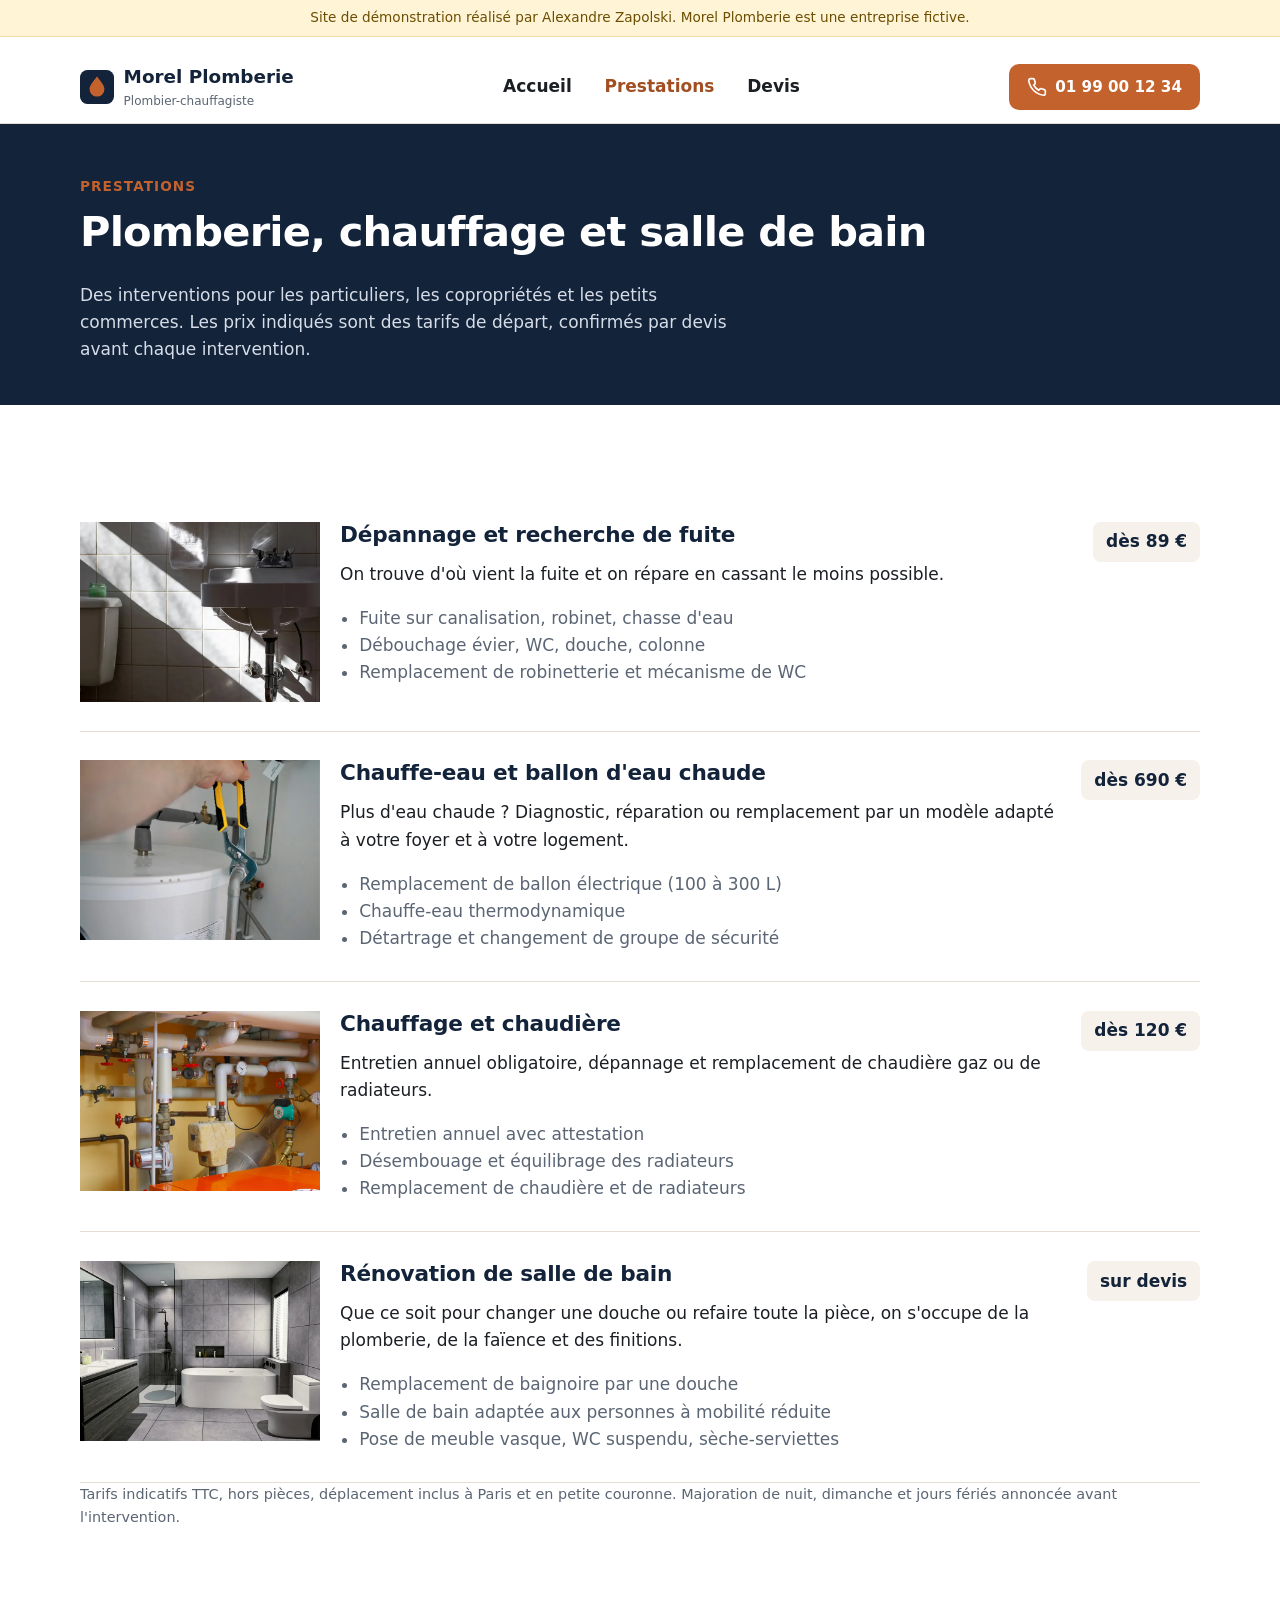
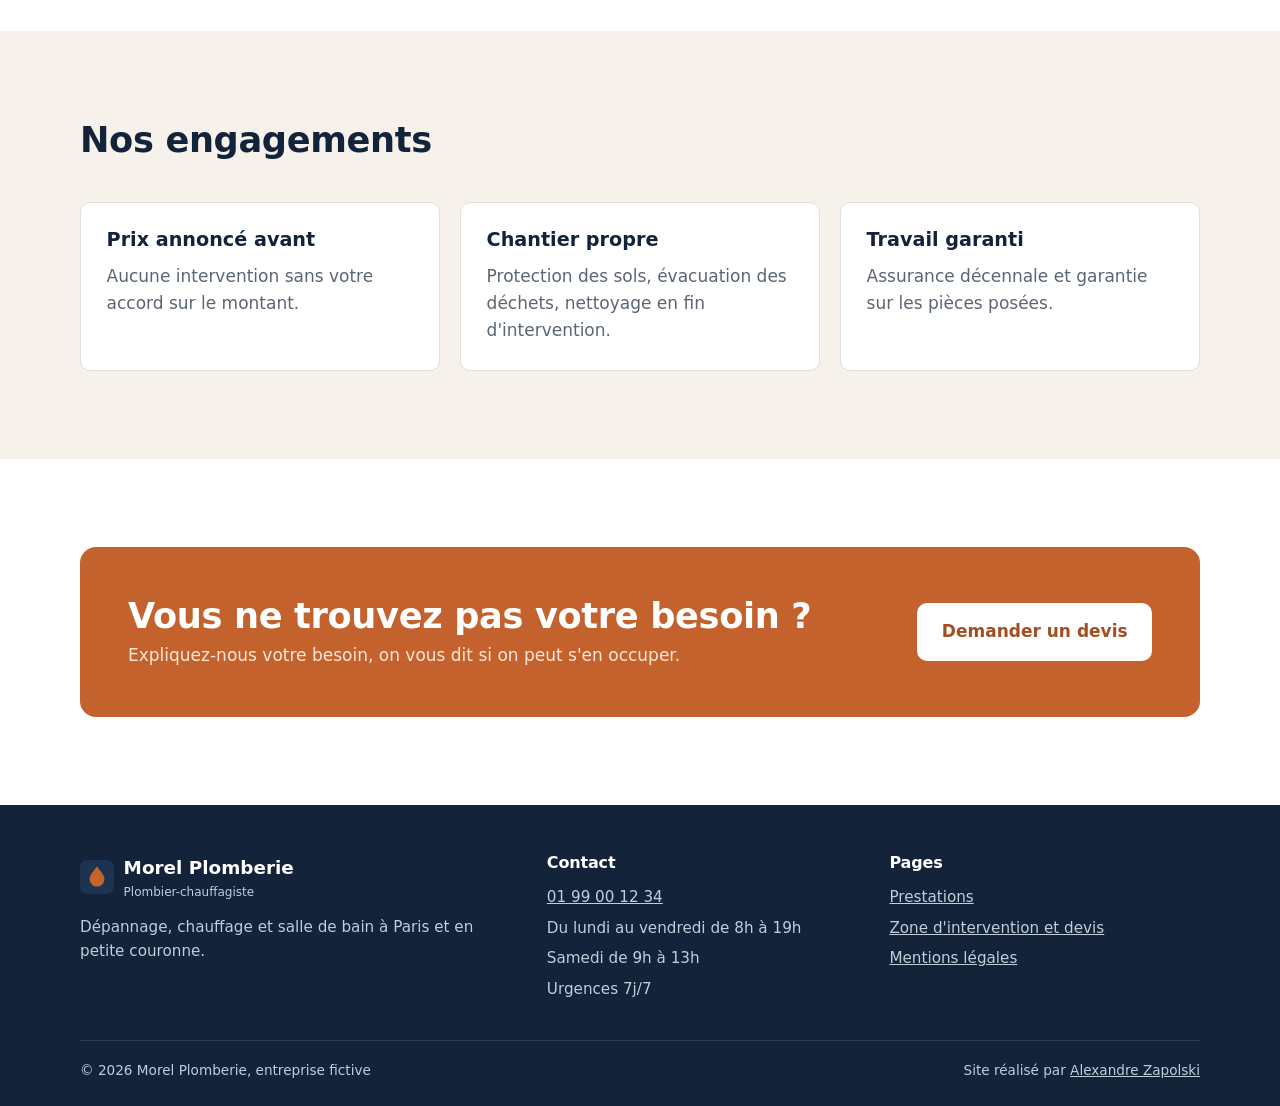
<file: prestations.html>
<!DOCTYPE html>
<html lang="fr">
<head>
  <meta charset="UTF-8">
  <meta name="viewport" content="width=device-width, initial-scale=1">
  <title>Prestations plomberie, chauffage, salle de bain | Morel Plomberie</title>
  <meta name="description" content="Dépannage et recherche de fuite, chauffe-eau, entretien de chaudière, rénovation de salle de bain à Paris et petite couronne. Tarifs indicatifs.">
  <link rel="stylesheet" href="css/style.css">
  <link rel="icon" href="data:image/svg+xml,%3Csvg xmlns='http://www.w3.org/2000/svg' viewBox='0 0 32 32'%3E%3Crect width='32' height='32' rx='7' fill='%2313233a'/%3E%3Cpath d='M16 6c4 5 7 8.5 7 12a7 7 0 0 1-14 0c0-3.5 3-7 7-12z' fill='%23c4622d'/%3E%3C/svg%3E">

</head>
<body>
  <a class="skip-link" href="#contenu">Aller au contenu</a>

  <p class="demo-banner">Site de démonstration réalisé par Alexandre Zapolski. Morel Plomberie est une entreprise fictive.</p>

  <header class="header">
    <div class="container header__inner">
      <a class="logo" href="index.html" aria-label="Morel Plomberie, accueil">
        <svg viewBox="0 0 32 32" aria-hidden="true"><rect width="32" height="32" rx="7" fill="#13233a"/><path d="M16 6c4 5 7 8.5 7 12a7 7 0 0 1-14 0c0-3.5 3-7 7-12z" fill="#c4622d"/></svg>
        <span>Morel Plomberie<small>Plombier-chauffagiste</small></span>
      </a>

      <nav class="nav" id="menu" aria-label="Navigation principale">
        <ul class="nav__list">
          <li><a href="index.html">Accueil</a></li>
          <li><a href="prestations.html" aria-current="page">Prestations</a></li>
          <li><a href="devis.html">Devis</a></li>
        </ul>
      </nav>

      <a class="btn btn--primary btn--small header__phone" href="tel:+33199001234">
        <svg viewBox="0 0 24 24" fill="none" stroke="currentColor" stroke-width="2" aria-hidden="true"><path d="M22 16.9v3a2 2 0 0 1-2.2 2 19.8 19.8 0 0 1-8.6-3.1 19.5 19.5 0 0 1-6-6A19.8 19.8 0 0 1 2.1 4.2 2 2 0 0 1 4.1 2h3a2 2 0 0 1 2 1.7c.1.9.4 1.8.7 2.7a2 2 0 0 1-.5 2.1L8 9.8a16 16 0 0 0 6 6l1.3-1.3a2 2 0 0 1 2.1-.4c.9.3 1.8.6 2.7.7a2 2 0 0 1 1.7 2z"/></svg>
        01 99 00 12 34
      </a>

      <button class="nav-toggle" type="button" aria-expanded="false" aria-controls="menu">
        <span class="visually-hidden">Ouvrir le menu</span>
        <svg viewBox="0 0 24 24" fill="none" stroke="currentColor" stroke-width="2" aria-hidden="true"><path d="M3 6h18M3 12h18M3 18h18"/></svg>
      </button>
    </div>
  </header>

  <main id="contenu">
    <section class="page-head">
      <div class="container">
        <span class="eyebrow">Prestations</span>
        <h1>Plomberie, chauffage et salle de bain</h1>
        <p>Des interventions pour les particuliers, les copropriétés et les petits commerces. Les prix indiqués sont des tarifs de départ, confirmés par devis avant chaque intervention.</p>
      </div>
    </section>

    <section class="section">
      <div class="container">
        <article class="service service--photo">
          <img class="service__photo" src="img/depannage-fuite.webp" width="800" height="600" alt="Évier et siphon en chrome dans une salle d'eau carrelée" loading="lazy">
          <div>
            <h2 style="font-size:1.35rem">Dépannage et recherche de fuite</h2>
            <p>On trouve d'où vient la fuite et on répare en cassant le moins possible.</p>
            <ul>
              <li>Fuite sur canalisation, robinet, chasse d'eau</li>
              <li>Débouchage évier, WC, douche, colonne</li>
              <li>Remplacement de robinetterie et mécanisme de WC</li>
            </ul>
          </div>
          <span class="service__price">dès 89 €</span>
        </article>

        <article class="service service--photo">
          <img class="service__photo" src="img/chauffe-eau.webp" width="800" height="600" alt="Raccordement d'un ballon d'eau chaude à la pince" loading="lazy">
          <div>
            <h2 style="font-size:1.35rem">Chauffe-eau et ballon d'eau chaude</h2>
            <p>Plus d'eau chaude ? Diagnostic, réparation ou remplacement par un modèle adapté à votre foyer et à votre logement.</p>
            <ul>
              <li>Remplacement de ballon électrique (100 à 300 L)</li>
              <li>Chauffe-eau thermodynamique</li>
              <li>Détartrage et changement de groupe de sécurité</li>
            </ul>
          </div>
          <span class="service__price">dès 690 €</span>
        </article>

        <article class="service service--photo">
          <img class="service__photo" src="img/chaudiere.webp" width="800" height="600" alt="Chaufferie avec vannes, manomètres et circulateur" loading="lazy">
          <div>
            <h2 style="font-size:1.35rem">Chauffage et chaudière</h2>
            <p>Entretien annuel obligatoire, dépannage et remplacement de chaudière gaz ou de radiateurs.</p>
            <ul>
              <li>Entretien annuel avec attestation</li>
              <li>Désembouage et équilibrage des radiateurs</li>
              <li>Remplacement de chaudière et de radiateurs</li>
            </ul>
          </div>
          <span class="service__price">dès 120 €</span>
        </article>

        <article class="service service--photo">
          <img class="service__photo" src="img/salle-de-bain.webp" width="800" height="600" alt="Salle de bain rénovée avec douche vitrée et baignoire" loading="lazy">
          <div>
            <h2 style="font-size:1.35rem">Rénovation de salle de bain</h2>
            <p>Que ce soit pour changer une douche ou refaire toute la pièce, on s'occupe de la plomberie, de la faïence et des finitions.</p>
            <ul>
              <li>Remplacement de baignoire par une douche</li>
              <li>Salle de bain adaptée aux personnes à mobilité réduite</li>
              <li>Pose de meuble vasque, WC suspendu, sèche-serviettes</li>
            </ul>
          </div>
          <span class="service__price">sur devis</span>
        </article>

        <p class="price-note">Tarifs indicatifs TTC, hors pièces, déplacement inclus à Paris et en petite couronne. Majoration de nuit, dimanche et jours fériés annoncée avant l'intervention.</p>
      </div>
    </section>

    <section class="section section--sand">
      <div class="container">
        <div class="section__head">
          <h2>Nos engagements</h2>
        </div>
        <div class="grid grid--3">
          <div class="card"><h3>Prix annoncé avant</h3><p>Aucune intervention sans votre accord sur le montant.</p></div>
          <div class="card"><h3>Chantier propre</h3><p>Protection des sols, évacuation des déchets, nettoyage en fin d'intervention.</p></div>
          <div class="card"><h3>Travail garanti</h3><p>Assurance décennale et garantie sur les pièces posées.</p></div>
        </div>
      </div>
    </section>

    <section class="section">
      <div class="container">
        <div class="cta">
          <div>
            <h2>Vous ne trouvez pas votre besoin ?</h2>
            <p>Expliquez-nous votre besoin, on vous dit si on peut s'en occuper.</p>
          </div>
          <a class="btn btn--primary" href="devis.html">Demander un devis</a>
        </div>
      </div>
    </section>
  </main>


  <footer class="footer">
    <div class="container">
      <div class="footer__grid">
        <div>
          <a class="logo" href="index.html">
            <svg viewBox="0 0 32 32" aria-hidden="true"><rect width="32" height="32" rx="7" fill="#1d3352"/><path d="M16 6c4 5 7 8.5 7 12a7 7 0 0 1-14 0c0-3.5 3-7 7-12z" fill="#c4622d"/></svg>
            <span>Morel Plomberie<small>Plombier-chauffagiste</small></span>
          </a>
          <p>Dépannage, chauffage et salle de bain à Paris et en petite couronne.</p>
        </div>
        <div>
          <h2>Contact</h2>
          <ul>
            <li><a href="tel:+33199001234">01 99 00 12 34</a></li>
            <li>Du lundi au vendredi de 8h à 19h</li>
            <li>Samedi de 9h à 13h</li>
            <li>Urgences 7j/7</li>
          </ul>
        </div>
        <div>
          <h2>Pages</h2>
          <ul>
            <li><a href="prestations.html">Prestations</a></li>
            <li><a href="devis.html">Zone d'intervention et devis</a></li>
            <li><a href="mentions-legales.html">Mentions légales</a></li>
          </ul>
        </div>
      </div>
      <div class="footer__bottom">
        <span>© <span data-year>2026</span> Morel Plomberie, entreprise fictive</span>
        <span>Site réalisé par <a href="https://www.malt.fr/profile/alexandrezapolski">Alexandre Zapolski</a></span>
      </div>
    </div>
  </footer>

  <!-- barre d'appel mobile -->
  <div class="callbar">
    <a class="btn btn--primary" href="tel:+33199001234">
      <svg viewBox="0 0 24 24" fill="none" stroke="currentColor" stroke-width="2" aria-hidden="true"><path d="M22 16.9v3a2 2 0 0 1-2.2 2 19.8 19.8 0 0 1-8.6-3.1 19.5 19.5 0 0 1-6-6A19.8 19.8 0 0 1 2.1 4.2 2 2 0 0 1 4.1 2h3a2 2 0 0 1 2 1.7c.1.9.4 1.8.7 2.7a2 2 0 0 1-.5 2.1L8 9.8a16 16 0 0 0 6 6l1.3-1.3a2 2 0 0 1 2.1-.4c.9.3 1.8.6 2.7.7a2 2 0 0 1 1.7 2z"/></svg>
      Appeler
    </a>
    <a class="btn btn--outline" href="devis.html">Devis gratuit</a>
  </div>

  <script src="js/main.js" defer></script>
</body>
</html>
</file>
<file: css/style.css>
/* Styles du site Morel Plomberie */

/* Variables */
:root {
  --navy: #13233a;
  --navy-2: #1d3352;
  --copper: #c4622d;
  --copper-dark: #a14f22;
  --sand: #f6f1ea;
  --white: #ffffff;
  --ink: #1b1f24;
  --muted: #5b6573;
  --line: #e3ddd4;
  --ok: #2f7d4f;
  --error: #b42318;

  --radius: 10px;
  --shadow: 0 6px 24px rgba(19, 35, 58, 0.08);
  --container: 1120px;

  /* polices système, pas besoin de charger Google Fonts */
  --font: system-ui, -apple-system, "Segoe UI", Roboto, "Helvetica Neue", Arial, sans-serif;
}

/* Base */
*,
*::before,
*::after { box-sizing: border-box; }

html { scroll-behavior: smooth; }

body {
  margin: 0;
  font-family: var(--font);
  font-size: 1.0625rem;
  line-height: 1.6;
  color: var(--ink);
  background: var(--white);
}

img, svg { display: block; max-width: 100%; }

a { color: var(--copper-dark); }

h1, h2, h3 { line-height: 1.2; margin: 0 0 0.6em; color: var(--navy); }
h1 { font-size: clamp(2rem, 4.5vw, 3.1rem); letter-spacing: -0.02em; }
h2 { font-size: clamp(1.6rem, 3vw, 2.2rem); letter-spacing: -0.01em; }
h3 { font-size: 1.2rem; }
p  { margin: 0 0 1em; }

:focus-visible { outline: 3px solid var(--copper); outline-offset: 2px; }

/* Utilitaires */
.container { width: min(100% - 2.5rem, var(--container)); margin-inline: auto; }

.skip-link {
  position: absolute; left: 1rem; top: -100px;
  background: var(--navy); color: var(--white);
  padding: 0.6rem 1rem; border-radius: var(--radius); z-index: 100;
}
.skip-link:focus { top: 1rem; }

.visually-hidden {
  position: absolute !important; width: 1px; height: 1px;
  overflow: hidden; clip: rect(0 0 0 0); white-space: nowrap;
}

.eyebrow {
  display: inline-block; font-size: 0.85rem; font-weight: 700;
  text-transform: uppercase; letter-spacing: 0.08em;
  color: var(--copper); margin-bottom: 0.6rem;
}

.section { padding: clamp(3.5rem, 7vw, 5.5rem) 0; }
.section--sand { background: var(--sand); }
.section__head { max-width: 640px; margin-bottom: 2.5rem; }
.section__head p { color: var(--muted); }

/* bandeau démo */
.demo-banner {
  background: #fff4d6; color: #6b4e00;
  font-size: 0.85rem; text-align: center; padding: 0.45rem 1rem;
  border-bottom: 1px solid #f0dca0;
}

/* En-tête */
.header {
  position: sticky; top: 0; z-index: 50;
  background: rgba(255, 255, 255, 0.96);
  backdrop-filter: blur(6px);
  border-bottom: 1px solid var(--line);
}
.header__inner {
  display: flex; align-items: center; justify-content: space-between;
  gap: 1rem; min-height: 72px;
}

.logo {
  display: flex; align-items: center; gap: 0.6rem;
  text-decoration: none; color: var(--navy); font-weight: 800; font-size: 1.15rem;
}
.logo svg { width: 34px; height: 34px; }
.logo small { display: block; font-weight: 500; font-size: 0.75rem; color: var(--muted); }

.nav__list {
  display: flex; gap: 0.25rem; list-style: none; margin: 0; padding: 0;
}
.nav__list a {
  display: block; padding: 0.5rem 0.9rem; border-radius: 6px;
  text-decoration: none; color: var(--ink); font-weight: 600;
}
.nav__list a:hover { background: var(--sand); }
.nav__list a[aria-current="page"] { color: var(--copper-dark); }

.nav-toggle {
  display: none; background: none; border: 1px solid var(--line);
  border-radius: 8px; padding: 0.5rem; cursor: pointer;
}
.nav-toggle svg { width: 24px; height: 24px; }

/* Sections */

/* Hero */
.hero {
  position: relative; overflow: hidden; isolation: isolate;
  background: var(--navy); /* si la photo ne charge pas */
  color: var(--white);
  padding: clamp(4rem, 10vw, 7.5rem) 0;
}
.hero__bg {
  position: absolute; inset: 0; z-index: -2;
  width: 100%; height: 100%; object-fit: cover; object-position: 70% 40%;
}
/* voile bleu nuit : opaque à gauche sous le texte, plus léger à droite sur la photo */
.hero::after {
  content: ""; position: absolute; inset: 0; z-index: -1;
  background: linear-gradient(90deg,
    rgba(19, 35, 58, 0.95) 0%, rgba(19, 35, 58, 0.85) 45%, rgba(19, 35, 58, 0.35) 100%);
}
.hero h1 { color: var(--white); max-width: 16ch; }
.hero__lead { font-size: 1.2rem; max-width: 52ch; color: #d6dde8; }
.hero__actions { display: flex; flex-wrap: wrap; gap: 0.8rem; margin: 1.8rem 0 2.2rem; }
.hero__trust {
  display: flex; flex-wrap: wrap; gap: 0.6rem 1.6rem;
  list-style: none; margin: 0; padding: 0; color: #d6dde8; font-size: 0.95rem;
}
.hero__trust li { display: flex; align-items: center; gap: 0.45rem; }
.hero__trust svg { width: 18px; height: 18px; color: var(--copper); flex-shrink: 0; }

/* En-tête de page interne */
.page-head {
  background: var(--navy); color: var(--white); padding: 3rem 0 2.6rem;
}
.page-head h1 { color: var(--white); font-size: clamp(1.9rem, 4vw, 2.6rem); }
.page-head p { color: #d6dde8; max-width: 60ch; margin: 0; }

/* Composants */

/* Boutons */
.btn {
  display: inline-flex; align-items: center; justify-content: center; gap: 0.5rem;
  padding: 0.85rem 1.4rem; border-radius: var(--radius);
  font: inherit; font-weight: 700; text-decoration: none;
  border: 2px solid transparent; cursor: pointer;
  transition: background 0.15s, transform 0.15s;
}
.btn svg { width: 20px; height: 20px; }
.btn:active { transform: translateY(1px); }
.btn--primary { background: var(--copper); color: var(--white); }
.btn--primary:hover { background: var(--copper-dark); }
.btn--ghost { border-color: rgba(255, 255, 255, 0.5); color: var(--white); }
.btn--ghost:hover { background: rgba(255, 255, 255, 0.1); }
.btn--outline { border-color: var(--navy); color: var(--navy); }
.btn--outline:hover { background: var(--navy); color: var(--white); }
.btn--small { padding: 0.55rem 1rem; font-size: 0.95rem; }

/* Grilles de cartes */
.grid { display: grid; gap: 1.25rem; }
.grid--3 { grid-template-columns: repeat(3, 1fr); }
.grid--2 { grid-template-columns: repeat(2, 1fr); }

.card {
  background: var(--white); border: 1px solid var(--line);
  border-radius: var(--radius); padding: 1.6rem;
}
.card__icon {
  width: 48px; height: 48px; border-radius: 10px;
  display: grid; place-items: center;
  background: #fbeee6; color: var(--copper); margin-bottom: 1rem;
}
.card__icon svg { width: 26px; height: 26px; }
.card p { color: var(--muted); margin-bottom: 0; }

/* Étapes */
.steps { counter-reset: step; list-style: none; padding: 0; margin: 0; }
.steps li { position: relative; padding-left: 3.4rem; }
.steps li::before {
  counter-increment: step; content: counter(step);
  position: absolute; left: 0; top: 0;
  width: 2.4rem; height: 2.4rem; border-radius: 50%;
  display: grid; place-items: center;
  background: var(--navy); color: var(--white); font-weight: 800;
}

/* Avis */
.review { display: flex; flex-direction: column; gap: 0.8rem; }
.review__stars { color: #e2a400; letter-spacing: 2px; font-size: 1.1rem; }
.review blockquote { margin: 0; color: var(--ink); }
.review footer { font-size: 0.9rem; color: var(--muted); margin-top: auto; }
.review footer strong { color: var(--navy); }
.demo-note,
.card .demo-note {
  background: #fff4d6; color: #6b4e00; border: 1px solid #f0dca0;
  border-radius: 8px; padding: 0.75rem 1rem; font-size: 0.95rem; margin-bottom: 1rem;
}
.reviews-note { font-size: 0.85rem; color: var(--muted); margin-top: 1.2rem; }

/* Bloc CTA */
.cta {
  background: var(--copper); color: var(--white);
  border-radius: 16px; padding: clamp(2rem, 5vw, 3rem);
  display: flex; flex-wrap: wrap; align-items: center; justify-content: space-between; gap: 1.5rem;
}
.cta h2 { color: var(--white); margin: 0 0 0.3rem; }
.cta p { margin: 0; color: #fde7da; }
.cta .btn--primary { background: var(--white); color: var(--copper-dark); }
.cta .btn--primary:hover { background: var(--sand); }

/* Prestations détaillées */
.service {
  display: grid; grid-template-columns: 64px 1fr auto; gap: 1.25rem; align-items: start;
  padding: 1.8rem 0; border-bottom: 1px solid var(--line);
}
.service:last-child { border-bottom: 0; }
.service .card__icon { width: 64px; height: 64px; margin: 0; }
.service--photo { grid-template-columns: 240px 1fr auto; }
.service__photo {
  width: 100%; height: auto; aspect-ratio: 4 / 3; object-fit: cover;
}
.service ul { margin: 0.4rem 0 0; padding-left: 1.2rem; color: var(--muted); }
.service__price {
  white-space: nowrap; font-weight: 700; color: var(--navy);
  background: var(--sand); border-radius: 8px; padding: 0.4rem 0.8rem;
}
.price-note { font-size: 0.9rem; color: var(--muted); }

/* Zone d'intervention */
.zones { display: grid; grid-template-columns: repeat(4, 1fr); gap: 1rem; }
.zone { border-top: 4px solid var(--copper); }
.zone h3 { display: flex; align-items: baseline; gap: 0.5rem; }
.zone h3 span { font-size: 0.85rem; font-weight: 600; color: var(--muted); }
.zone p { font-size: 0.95rem; }

/* Mise en page devis */
.quote-layout { display: grid; grid-template-columns: 1.6fr 1fr; gap: 2rem; align-items: start; }
.aside-box { background: var(--sand); border-radius: var(--radius); padding: 1.6rem; }
.aside-box + .aside-box { margin-top: 1rem; }
.aside-box .phone-big {
  display: block; font-size: 1.6rem; font-weight: 800;
  color: var(--navy); text-decoration: none; margin: 0.3rem 0 0.2rem;
}
.hours { list-style: none; padding: 0; margin: 0; font-size: 0.95rem; }
.hours li { display: flex; justify-content: space-between; padding: 0.3rem 0; border-bottom: 1px dashed var(--line); }

/* Texte légal */
.legal { max-width: 760px; }
.legal h2 { font-size: 1.35rem; margin-top: 2.2rem; }

/* Formulaire */
.form { display: grid; grid-template-columns: 1fr 1fr; gap: 1.1rem 1.25rem; }
.field { display: flex; flex-direction: column; gap: 0.35rem; }
.field--full { grid-column: 1 / -1; }
.field label, .field legend { font-weight: 600; font-size: 0.95rem; }
.field .hint { font-size: 0.85rem; color: var(--muted); }
.req { color: var(--copper-dark); }

.field input,
.field select,
.field textarea {
  font: inherit; color: var(--ink);
  padding: 0.75rem 0.9rem; border: 1px solid #c9c2b8; border-radius: 8px;
  background: var(--white); width: 100%;
}
.field textarea { min-height: 140px; resize: vertical; }
.field input:focus, .field select:focus, .field textarea:focus {
  outline: none; border-color: var(--copper); box-shadow: 0 0 0 3px rgba(196, 98, 45, 0.2);
}
.field.has-error input,
.field.has-error select,
.field.has-error textarea { border-color: var(--error); }
.field__error { color: var(--error); font-size: 0.85rem; min-height: 1.1em; }

fieldset.field { border: 0; padding: 0; margin: 0; }
.radios { display: flex; flex-wrap: wrap; gap: 0.6rem; }
.radios label {
  display: flex; align-items: center; gap: 0.45rem; font-weight: 500;
  border: 1px solid #c9c2b8; border-radius: 8px; padding: 0.55rem 0.9rem; cursor: pointer;
}
.radios input { width: auto; accent-color: var(--copper); }

.field .consent { display: flex; gap: 0.6rem; align-items: flex-start; font-size: 0.9rem; font-weight: 400; color: var(--muted); }
.consent input { width: auto; margin-top: 0.3rem; accent-color: var(--copper); }

/* honeypot anti-spam, caché */
.hp { position: absolute; left: -9999px; }

.form-status { grid-column: 1 / -1; border-radius: 8px; padding: 0.9rem 1rem; display: none; }
.form-status.is-success { display: block; background: #e7f4ec; color: var(--ok); }
.form-status.is-error { display: block; background: #fdecea; color: var(--error); }

/* Pied de page */
.footer { background: var(--navy); color: #c3ccd9; padding: 3rem 0 1.5rem; font-size: 0.95rem; }
.footer a { color: #c3ccd9; }
.footer a:hover { color: var(--white); }
.footer__grid { display: grid; grid-template-columns: 1.4fr 1fr 1fr; gap: 2rem; }
.footer h2 { color: var(--white); font-size: 1rem; margin-bottom: 0.8rem; }
.footer ul { list-style: none; padding: 0; margin: 0; }
.footer li { margin-bottom: 0.4rem; }
.footer .logo { color: var(--white); margin-bottom: 0.8rem; }
.footer .logo small { color: #c3ccd9; }
.footer__bottom {
  border-top: 1px solid rgba(255, 255, 255, 0.12); margin-top: 2rem; padding-top: 1.2rem;
  display: flex; flex-wrap: wrap; justify-content: space-between; gap: 0.6rem; font-size: 0.85rem;
}

/* Barre d'appel mobile */
.callbar { display: none; }

/* Responsive */
@media (max-width: 960px) {
  .grid--3 { grid-template-columns: 1fr 1fr; }
  .zones { grid-template-columns: 1fr 1fr; }
  .quote-layout { grid-template-columns: 1fr; }
  /* sur écran étroit le texte couvre toute la largeur : voile uniforme */
  .hero::after { background: rgba(19, 35, 58, 0.86); }
  .service--photo { grid-template-columns: 180px 1fr auto; }
  .footer__grid { grid-template-columns: 1fr 1fr; }
}

@media (max-width: 760px) {
  /* Menu burger */
  .nav-toggle { display: inline-flex; }
  .header__phone { display: none; }
  .nav {
    position: absolute; top: 100%; left: 0; right: 0;
    background: var(--white); border-bottom: 1px solid var(--line);
    display: none;
  }
  .nav.is-open { display: block; }
  .nav__list { flex-direction: column; padding: 0.5rem 1.25rem 1rem; }
  .nav__list a { padding: 0.8rem 0.5rem; border-bottom: 1px solid var(--line); border-radius: 0; }

  .grid--3, .grid--2, .zones, .form, .footer__grid { grid-template-columns: 1fr; }
  .service, .service--photo { grid-template-columns: 1fr; }
  .service .card__icon { width: 52px; height: 52px; }
  .service__price { justify-self: start; }

  /* barre d'appel en bas, mobile uniquement */
  body { padding-bottom: 76px; }
  .callbar {
    display: grid; grid-template-columns: 1fr 1fr; gap: 0.6rem;
    position: fixed; left: 0; right: 0; bottom: 0; z-index: 60;
    padding: 0.7rem 0.9rem calc(0.7rem + env(safe-area-inset-bottom));
    background: var(--white); border-top: 1px solid var(--line);
    box-shadow: 0 -4px 16px rgba(0, 0, 0, 0.08);
  }
  .callbar .btn { padding: 0.8rem 0.6rem; }
}

@media (prefers-reduced-motion: reduce) {
  html { scroll-behavior: auto; }
  * { transition: none !important; }
}
</file>
